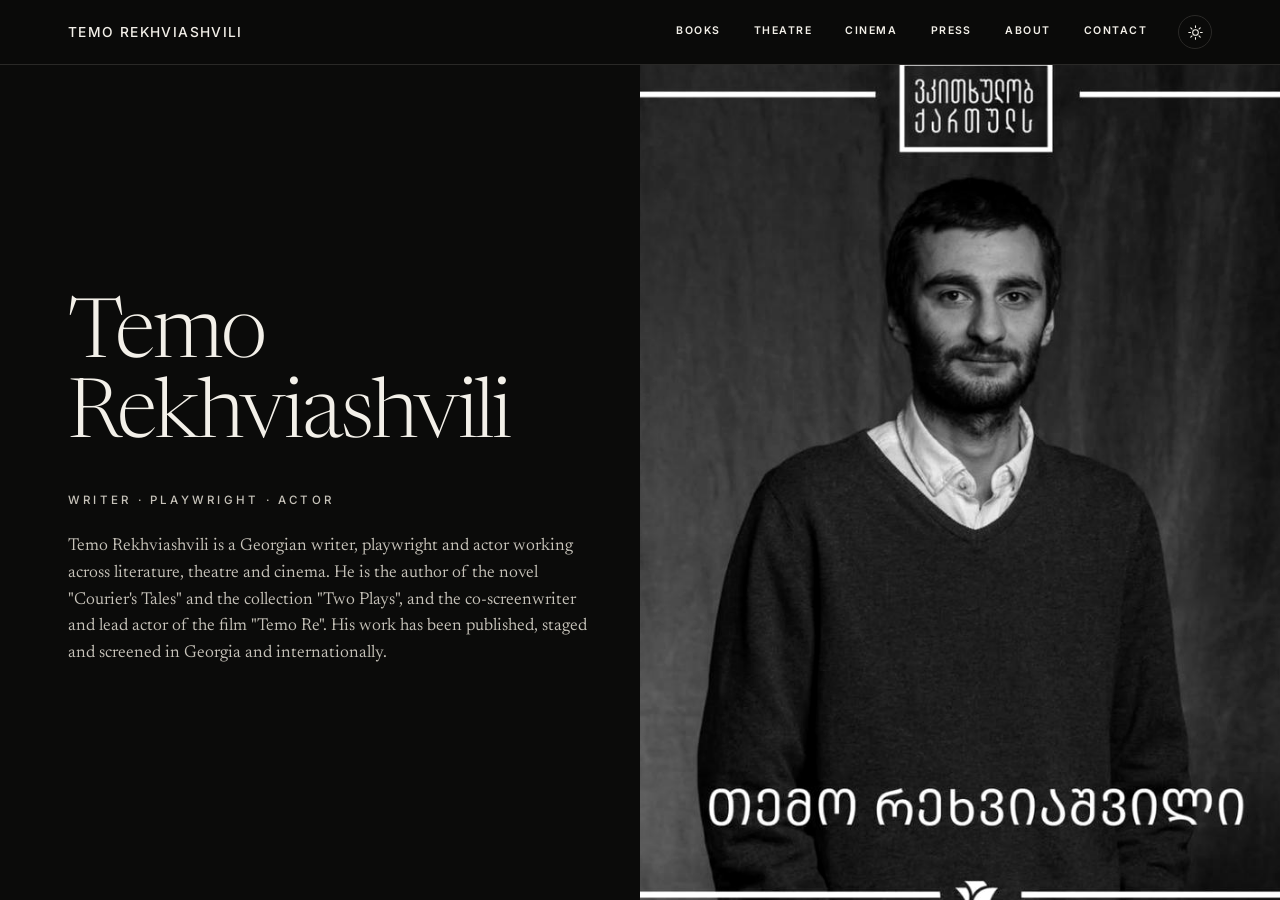
<file: index.html>
<!DOCTYPE html>
<html lang="en">
  <head>
    <meta charset="UTF-8" />
    <meta name="viewport" content="width=device-width, initial-scale=1.0" />
    <title>Temo Rekhviashvili | Writer, Playwright, Actor</title>
    <meta name="description" content="Portfolio website for Temo Rekhviashvili, Georgian writer, playwright, and actor." />
    <meta property="og:type" content="website" />
    <meta property="og:title" content="Temo Rekhviashvili | Writer, Playwright, Actor" />
    <meta property="og:description" content="Portfolio website for Temo Rekhviashvili, Georgian writer, playwright, and actor." />
    
    <meta name="twitter:card" content="summary_large_image" />
    <link rel="preconnect" href="https://fonts.googleapis.com" />
    <link rel="preconnect" href="https://fonts.gstatic.com" crossorigin />
    <link href="https://fonts.googleapis.com/css2?family=Inter:wght@400;500;600&family=Newsreader:ital,opsz,wght@0,6..72,300..600;1,6..72,300..600&family=Noto+Serif+Georgian:wght@400;500&display=swap" rel="stylesheet" />
    <link rel="stylesheet" href="/styles.css?v=2ba35a2e" />
    <script>
      /* Black or white design: the visitor's own choice wins, else the site default. */
      (function () {
        var theme = "dark";
        try { theme = localStorage.getItem('theme') || theme; } catch (e) {}
        if (theme !== 'dark' && theme !== 'light') {
          theme = window.matchMedia && matchMedia('(prefers-color-scheme: dark)').matches ? 'dark' : 'light';
        }
        document.documentElement.setAttribute('data-theme', theme);
      })();
      /* Each section is its own page: /books, /theatre, /books/<id> … */
      (function () {
        var parts = location.pathname.replace(/^\/+|\/+$/g, '').split('/');
        var known = ["books", "theatre", "cinema", "press", "about", "contact"];
        var view = known.indexOf(parts[0]) < 0 ? 'home' : (parts[1] ? 'detail' : parts[0]);
        document.documentElement.setAttribute('data-view', view);
      })();
    </script>
  </head>
  <body>
    <a class="skip-link" href="#main">Skip to content</a>

    <header class="site-header" id="siteHeader">
      <nav class="nav wrap" aria-label="Main">
        <a class="brand" href="/">Temo Rekhviashvili</a>
        <button class="theme-toggle" id="themeToggle" type="button" aria-label="Switch between black and white design" title="Black / white">
          <svg class="icon-moon" viewBox="0 0 24 24" width="17" height="17" aria-hidden="true"><path d="M20 14.5A8.5 8.5 0 0 1 9.5 4a8.5 8.5 0 1 0 10.5 10.5Z" fill="none" stroke="currentColor" stroke-width="1.5" stroke-linejoin="round"/></svg>
          <svg class="icon-sun" viewBox="0 0 24 24" width="17" height="17" aria-hidden="true"><circle cx="12" cy="12" r="4" fill="none" stroke="currentColor" stroke-width="1.5"/><path d="M12 2.5v2.5M12 19v2.5M2.5 12H5M19 12h2.5M5.3 5.3l1.8 1.8M16.9 16.9l1.8 1.8M5.3 18.7l1.8-1.8M16.9 7.1l1.8-1.8" stroke="currentColor" stroke-width="1.5" stroke-linecap="round"/></svg>
        </button>
        <button class="nav-toggle" id="navToggle" aria-expanded="false" aria-controls="navLinks">
          <span class="nav-toggle-label">Menu</span>
        </button>
        <div class="nav-links" id="navLinks">
          
          <a href="/books" data-section="books">Books</a>
          
          <a href="/theatre" data-section="theatre">Theatre</a>
          
          <a href="/cinema" data-section="cinema">Cinema</a>
          
          <a href="/press" data-section="press">Press</a>
          
          <a href="/about" data-section="about">About</a>
          
          <a href="/contact" data-section="contact">Contact</a>
          
        </div>
      </nav>
    </header>

    <main id="main">

      <!-- ── HERO ── -->
      <section class="hero page" id="home">
        <div class="hero-text">
          <h1>Temo Rekhviashvili</h1>
          <p class="hero-tagline">Writer · Playwright · Actor</p>
          <p class="hero-bio">Temo Rekhviashvili is a Georgian writer, playwright and actor working across literature, theatre and cinema. He is the author of the novel &#34;Courier&#39;s Tales&#34; and the collection &#34;Two Plays&#34;, and the co-screenwriter and lead actor of the film &#34;Temo Re&#34;. His work has been published, staged and screened in Georgia and internationally.</p>
        </div>
        <div class="hero-image">
          
          <img src="/Images/Temo%20Image.jpeg" alt="Temo Rekhviashvili" fetchpriority="high" />
          
        </div>
      </section>

      

      
      <!-- ── BOOKS ── -->
      <section id="books" class="section page" data-title="Books">
        <div class="wrap">
          <header class="section-head">
  <h2>Books</h2>
  <p class="section-note">Three books in Georgian. Translation rights are held by the author. English samples and synopses are available.</p>
</header>
          <div class="work-list">
            <article class="work">
  <a class="work-cover" href="/books/neo-tbilisian" tabindex="-1" aria-hidden="true"><img src="/Images/screenshot-2026-11-14-at-10-50-14-d9090f91.png" alt="Neo-Tbilisian Mukhambazebi" loading="lazy" /></a>
  <div class="work-main">
    <p class="kicker">Poetry</p>
    <h3 class="work-title"><a href="/books/neo-tbilisian">Neo-Tbilisian Mukhambazebi</a></h3>
    
    <p class="work-meta">Intelekti Publishing</p>
    
    
    <p class="work-summary">A collection of poems built from toasts, love, debt, insomnia, pop songs and the small rituals of everyday life.</p>
    <p class="work-links">
      
      <a class="arrow-link" href="/books/neo-tbilisian">More info</a>
    </p>
  </div>
  
</article><article class="work">
  <a class="work-cover" href="/books/pathetic-monologues-book" tabindex="-1" aria-hidden="true"><img src="/Images/Patetique%20Book.jpeg" alt="Two Plays" loading="lazy" /></a>
  <div class="work-main">
    <p class="kicker">Plays / Collection</p>
    <h3 class="work-title"><a href="/books/pathetic-monologues-book">Two Plays</a></h3>
    
    <p class="work-meta">Published by Sulakauri Publishing, 2025<br />A collection of two plays by Temo Rekhviashvili</p>
    
    
    <p class="work-summary">&#34;Pathetic Monologues - Two Plays&#34; brings together two stage works by Temo Rekhviashvili, rooted in the language, contradictions and absurdities of contemporary Georgian life.</p>
    <p class="work-links">
      
      <a class="arrow-link" href="/books/pathetic-monologues-book">More info</a>
    </p>
  </div>
  
</article><article class="work">
  <a class="work-cover" href="/books/couriers-tales" tabindex="-1" aria-hidden="true"><img src="/Images/Carrier%20Tales.jpeg" alt="Courier’s Tales" loading="lazy" /></a>
  <div class="work-main">
    <p class="kicker">NOVELLA</p>
    <h3 class="work-title"><a href="/books/couriers-tales">Courier’s Tales</a></h3>
    
    
    <p class="work-summary">Courier’s Tales is the debut novella by Temo Rekhviashvili. Told through the voice of a young actor who works as a courier, the book is composed of fragments from everyday life: deliveries, theatre rehearsals, friendships, debt, exhaustion, self-irony and the effort to survive.</p>
    <p class="work-links">
      
      <a class="arrow-link" href="/books/couriers-tales">More info</a>
    </p>
  </div>
  
</article>
          </div>
        </div>
        
        
        <aside class="rights">
          <div class="wrap rights-grid">
            <div>
              <p class="kicker">Rights &amp; Samples</p>
              
            </div>
            <div><p>For publishing, translation and adaptation inquiries please get in touch.</p></div>
            <div>
              
              <a class="arrow-link" href="mailto:temmorekhviashvili@gmail.com">temmorekhviashvili@gmail.com</a>
              
            </div>
          </div>
        </aside>
        
      </section>

      

      

      
      <!-- ── THEATRE ── -->
      <section id="theatre" class="section page" data-title="Theatre">
        <div class="wrap">
          <header class="section-head">
  <h2>Theatre</h2>
  <p class="section-note">Stage work as playwright and actor.</p>
</header>

          
          <p class="kicker sub-kicker">Playwright / Dramatic Writing</p>
          <div class="work-list work-list-boxed">
            <article class="work work-boxed">
  <a class="work-cover" href="/theatre/co2" tabindex="-1" aria-hidden="true"><img src="/Images/CO2.jpeg" alt="CO₂" loading="lazy" /></a>
  <div class="work-main">
    
    <h3 class="work-title"><a href="/theatre/co2">CO₂</a></h3>
    
    <p class="work-meta">Play, 2025</p>
    
    
    <p class="work-summary">A darkly comic and self-reflective play about masculinity, alcoholism, failed intimacy and the emotional wreckage left inside domestic life. Through a distinctly feminist lens, the play looks at male vulnerability, dependency and the damage men cause while trying — often too late — to understand themselves.</p>
    <p class="work-links">
      <a class="arrow-link" href="https://tobe.one/production/57fcb50e-9b1f-42ea-8ede-0e2d63a3732a" target="_blank" rel="noopener noreferrer">Rating/ tickets</a>
      <a class="arrow-link" href="/theatre/co2">More info</a>
    </p>
  </div>
  
  <dl class="facts work-facts">
    
    <div><dt>Director</dt><dd>Ilia Korkashvili</dd></div>
    
    <div><dt>Set desinger</dt><dd>Keti Nadibaidze</dd></div>
    
    <div><dt>Composer</dt><dd>Ana Kublashvili</dd></div>
    
  </dl>
  
</article><article class="work work-boxed">
  <a class="work-cover" href="/theatre/pathetic-monologues-play" tabindex="-1" aria-hidden="true"><img src="/Images/Pathetique%20Theater.jpeg" alt="Pathetic Monologues" loading="lazy" /></a>
  <div class="work-main">
    
    <h3 class="work-title"><a href="/theatre/pathetic-monologues-play">Pathetic Monologues</a></h3>
    
    <p class="work-meta">Play, 2023</p>
    
    
    <p class="work-summary">A stage satire of public speech, privilege, politics and self-importance, but also a play about exhaustion, failed intimacy and the fantasy of escape. The production brings together a chorus of voices caught between confession, performance and social absurdity.</p>
    <p class="work-links">
      <a class="arrow-link" href="https://tobe.one/production/7d01d427-c609-4dae-9121-27876b78c004" target="_blank" rel="noopener noreferrer">Ticket/Rating</a>
      <a class="arrow-link" href="/theatre/pathetic-monologues-play">More info</a>
    </p>
  </div>
  
  <dl class="facts work-facts">
    
    <div><dt>Director</dt><dd>Ilia Korkashvili</dd></div>
    
    <div><dt>Set Desing</dt><dd>Keti Nadibaidze</dd></div>
    
    <div><dt>Composer</dt><dd>Davit Khorbaladze</dd></div>
    
  </dl>
  
</article>
          </div>
          

          
          <div class="credits">
            <p class="kicker sub-kicker">Actor</p>
            <header class="credits-head">
              <h3>Acting Credits</h3>
              
            </header>
            <ul class="rows">
              
              <li class="row">
                <span class="row-title">Berserkers II: Sunny Night</span>
                <span class="row-mid">City Theatre</span>
                <span class="row-end">2023 · Psychiatrist / Guga / Elizabar</span>
              </li>
              
              <li class="row">
                <span class="row-title">Berserkers I: The Mission</span>
                <span class="row-mid">Theatre Company Haraki</span>
                <span class="row-end">2020–2021 · The Man in the Elevator</span>
              </li>
              
              <li class="row">
                <span class="row-title">Life x3</span>
                <span class="row-mid">Theatre Company Haraki</span>
                <span class="row-end">2022 · Henry</span>
              </li>
              
              <li class="row">
                <span class="row-title">The Tenant</span>
                <span class="row-mid">Theatre Company Haraki</span>
                <span class="row-end">2022 · The Tenant / Varden Mekvabishvili / Kote Enukidze</span>
              </li>
              
              <li class="row">
                <span class="row-title">Hamlet</span>
                <span class="row-mid">Club “Mtkvarze”</span>
                <span class="row-end">2019 · Laertes / Guildenstern</span>
              </li>
              
              <li class="row">
                <span class="row-title">Parents’ Meeting</span>
                <span class="row-mid">Open Space</span>
                <span class="row-end">2018 · Himself</span>
              </li>
              
              <li class="row">
                <span class="row-title">The God of Hunger</span>
                <span class="row-mid">Open Space</span>
                <span class="row-end">2017 · Erisikhton / Giorgi</span>
              </li>
              
            </ul>
            <p class="footnote">full acting Creditds aviable on tobe.one</p>
          </div>
          
        </div>
      </section>

      

      

      
      <!-- ── CINEMA ── -->
      <section id="cinema" class="section page" data-title="Cinema">
        <div class="wrap">
          <header class="section-head">
  <h2>Cinema</h2>
  <p class="section-note">Film work as writer, co-screenwriter and actor.</p>
</header>

          
          <p class="kicker sub-kicker">Films</p>
          <div class="work-list work-list-boxed">
            <article class="work work-boxed">
  <a class="work-cover" href="/cinema/temo-re" tabindex="-1" aria-hidden="true"><img src="/Images/Temo%20Re%20Movie.jpeg" alt="Temo Re" loading="lazy" /></a>
  <div class="work-main">
    <p class="kicker">Featured Film</p>
    <h3 class="work-title"><a href="/cinema/temo-re">Temo Re</a></h3>
    
    <p class="work-meta">Short film, 2025</p>
    
    
    <p class="work-summary">Temo Re is a Georgian short film directed by Anka Gujabidze and adapted from Temo Rekhviashvili’s debut novel Courier’s Tales. Rekhviashvili co-wrote the film and plays the leading role.</p>
    <p class="work-links">
      
      <a class="arrow-link" href="/cinema/temo-re">More info</a>
    </p>
  </div>
  
  <dl class="facts work-facts">
    
    <div><dt>Director</dt><dd>Anka Gujabidze</dd></div>
    
    <div><dt>Writers</dt><dd>Temo Rekhviashvili, Anka Gujabidze, Salome Asatiani</dd></div>
    
    <div><dt>Based On</dt><dd>Courier’s Tales by Temo Rekhviashvili</dd></div>
    
  </dl>
  
</article>
          </div>
          

          
          <div class="credits">
            <p class="kicker sub-kicker">Selected screen acting credits</p>
            <ul class="rows">
              
              <li class="row">
                <span class="row-title">Congratulations Once Again</span>
                <span class="row-mid">Directed by Luka Beradze</span>
                <span class="row-end">2025</span>
              </li>
              
              <li class="row">
                <span class="row-title">The Box</span>
                <span class="row-mid">Directed by Elene Khuntsaria</span>
                <span class="row-end">2015</span>
              </li>
              
            </ul>
            
            <p class="footnote">
              Full filmography available on IMDb.
              
              <a class="arrow-link" href="https://www.imdb.com/name/nm9232817/?ref_=fn_t_1" target="_blank" rel="noopener noreferrer">IMDb</a>
              
            </p>
            
          </div>
          
        </div>
      </section>

      

      

      
      <!-- ── PRESS ── -->
      <section id="press" class="section page" data-title="Press">
        <div class="wrap">
          <header class="section-head">
  <h2>Press</h2>
  
</header>
          <ul class="rows press-rows">
            
            <li>
              
              <a class="row row-link" href="https://oc-media.org/review-pathetic-monologues-georgian-theatre-that-finally-laughs-at-itself/" target="_blank" rel="noopener noreferrer">
                <span class="row-year">2025</span>
                <span class="row-title">OC Media — Review: Pathetic Monologues</span>
                <span class="row-ext" aria-hidden="true">&#8599;</span>
              </a>
              
            </li>
            
            <li>
              
              <a class="row row-link" href="https://taz.de/Theater-in-Georgien/!6165909/" target="_blank" rel="noopener noreferrer">
                <span class="row-year">2026</span>
                <span class="row-title">taz — Theater in Georgien</span>
                <span class="row-ext" aria-hidden="true">&#8599;</span>
              </a>
              
            </li>
            
            <li>
              
              <a class="row row-link" href="https://denostalgiamagazine.com/magazine-3/read-magazine-3/" target="_blank" rel="noopener noreferrer">
                <span class="row-year">2025</span>
                <span class="row-title">De Nostalgia Magazine</span>
                <span class="row-ext" aria-hidden="true">&#8599;</span>
              </a>
              
            </li>
            
            <li>
              
              <a class="row row-link" href="https://tbilvino.ge/culture" target="_blank" rel="noopener noreferrer">
                <span class="row-year">2024</span>
                <span class="row-title">Tbilvino — Culture</span>
                <span class="row-ext" aria-hidden="true">&#8599;</span>
              </a>
              
            </li>
            
          </ul>
        </div>
      </section>

      

      

      
      <!-- ── ABOUT ── -->
      
      <section id="about" class="section page" data-title="About">
        <div class="wrap">
          <header class="section-head">
            <h2>About</h2>
            
          </header>
          
          <div class="about-grid about-grid-solo">
            <div class="prose">
              <p>Temo Rekhviashvili is a Georgian writer, playwright and actor, born in 1993.</p><p>He graduated from the Faculty of Drama at Shota Rustaveli Theatre and Film Georgia State University in 2015 and has since worked as an independent actor with several theatres.</p><p>In 2016, he took part in founding Open Space Of Experimental Art, and in 2019 became one of the co-founders of Theatre Company Haraki, an independent theatre company based in Tbilisi.</p><p>In 2017, together with Gvantsa Enukidze, he founded the poetry collective Universally Accessible Dramatic Poetry.</p><p>Since 2019, he has been a member of Temur Chkheidze’s Studio.</p><p>Rekhviashvili works across prose, theatre, poetry, performance and cinema. His writing often begins with ordinary situations - a delivery, a rehearsal, a conversation, a failed relationship, or a room shared by two men - and follows them until they reveal something larger about the society surrounding the characters.</p><p>His debut novella, Courier’s Tales, was published by Sulakauri Publishing in 2021 and received the SABA Literary Award for Best Debut in 2022. Narrated by a young actor working as a courier, the book portrays contemporary Tbilisi through daily work, exhaustion, humour and encounters across the city.</p><p>His book Two Plays, published by Sulakauri Publishing in 2025, brings together Pathetic Monologues and CO₂. The plays use satire, confession and theatrical absurdity to explore public speech, masculinity, intimacy, alcohol dependency and fantasies of escape.</p><p>Courier’s Tales later inspired the film Temo Re, directed by Anka Gujabidze. Rekhviashvili co-wrote the film and played the lead role. It premiered at the International Film Festival Rotterdam, where it received the Tiger Short Award and the KNF Award.</p>
              
              
            </div>
            
          </div>
        </div>
      </section>

      

      

      
      <!-- ── CONTACT ── -->
      <section id="contact" class="section section-contact page" data-title="Contact">
        <div class="wrap">
          <header class="section-head">
            <h2>Get in touch</h2>
            <p class="section-note">For literary, theatrical, and film collaborations, publishing inquiries, translation rights, and professional engagements.</p>
          </header>
          
          <a class="contact-email" href="mailto:temmorekhviashvili@gmail.com">temmorekhviashvili@gmail.com</a>
          
          
        </div>
      </section>
      

      

    <!-- ── DETAIL PAGES (one per book / play / film) ── -->
      <div class="detail-view page" id="detailView">
        <div class="wrap">
          <article class="detail" id="detail-neo-tbilisian" data-title="Neo-Tbilisian Mukhambazebi" data-section="books" hidden>
  <div class="detail-text">
    <p class="kicker">Books / Poetry</p>
    <h2 class="detail-title">Neo-Tbilisian Mukhambazebi</h2>
    
    <p class="detail-meta">Intelekti Publishing</p>
    
    
    <div class="prose">
      <p>A collection of poems built from toasts, love, debt, insomnia, pop songs and the small rituals of everyday life.</p>
    </div>
    
    
    <dl class="facts detail-facts">
      
      <div><dt>Year</dt><dd>coming soon</dd></div>
      
      <div><dt>Genre</dt><dd>Poetry</dd></div>
      
      <div><dt>Publisher</dt><dd>Intelekti Publishing</dd></div>
      
      <div><dt>cover</dt><dd>Anano Tabaghua</dd></div>
      
      <div><dt>Editor</dt><dd>Gvantsa Shubitidze</dd></div>
      
    </dl>
    
    
    <p><a class="arrow-link back-link" href="/books">Back to Books</a></p>
  </div>
  <figure class="detail-figure"><img src="/Images/screenshot-2026-11-14-at-10-50-14-d9090f91.png" alt="Neo-Tbilisian Mukhambazebi" loading="lazy" /></figure>
</article><article class="detail" id="detail-pathetic-monologues-book" data-title="Two Plays" data-section="books" hidden>
  <div class="detail-text">
    <p class="kicker">Books / Plays / Collection</p>
    <h2 class="detail-title">Two Plays</h2>
    
    <p class="detail-meta">Published by Sulakauri Publishing, 2025<br />A collection of two plays by Temo Rekhviashvili</p>
    
    
    <div class="prose">
      <p>&#34;Pathetic Monologues - Two Plays&#34; brings together two stage works by Temo Rekhviashvili, rooted in the language, contradictions and absurdities of contemporary Georgian life.</p><p>Pathetic Monologues is a satire of public speech, privilege, politics and self-importance, but also a play about exhaustion, failed intimacy and the fantasy of escape. One of its voices dreams of leaving Georgia for Berlin, turning emigration into both a comic obsession and a symptom of deeper personal and social despair.</p><p>CO₂ is a darkly comic and self-reflective play about masculinity, alcoholism, failed intimacy and the emotional wreckage left inside domestic life. Through a distinctly feminist lens, the play looks at male vulnerability, dependency and the damage men cause while trying - often too late - to understand themselves.</p><p>Both plays have been staged in Georgia: Pathetic Monologues premiered at Theatre Company Haraki in December 2023, while CO₂ premiered at Theatre on Atoneli in April 2025.</p>
    </div>
    
    
    <dl class="facts detail-facts">
      
      <div><dt>Year</dt><dd>2025</dd></div>
      
      <div><dt>Genre</dt><dd>plays</dd></div>
      
      <div><dt>Plays Included</dt><dd>Pathetic Monologues · CO₂</dd></div>
      
      <div><dt>Publisher</dt><dd>Sulakauri Publishing</dd></div>
      
      <div><dt>Editor</dt><dd>Nino Gogaladze</dd></div>
      
      <div><dt>Cover design</dt><dd>Keti Nadibaidze</dd></div>
      
      <div><dt>Technical designer</dt><dd>Lado Lomadze</dd></div>
      
      <div><dt>ORiginal title</dt><dd>პათეტიკური მონოლოგები - ორი პიესა</dd></div>
      
      <div><dt>ISBN</dt><dd>978-9941-37-810-2</dd></div>
      
      <div><dt>Award</dt><dd>CO₂ received the Friedrich Ebert Stiftung Prize in Dramaturgy in 2025.</dd></div>
      
    </dl>
    
    
    <p><a class="arrow-link back-link" href="/books">Back to Books</a></p>
  </div>
  <figure class="detail-figure"><img src="/Images/Patetique%20Book.jpeg" alt="Two Plays" loading="lazy" /></figure>
</article><article class="detail" id="detail-couriers-tales" data-title="Courier’s Tales" data-section="books" hidden>
  <div class="detail-text">
    <p class="kicker">Books / NOVELLA</p>
    <h2 class="detail-title">Courier’s Tales</h2>
    
    
    <div class="prose">
      <p>Courier’s Tales is the debut novella by Temo Rekhviashvili. Told through the voice of a young actor who works as a courier, the book is composed of fragments from everyday life: deliveries, theatre rehearsals, friendships, debt, exhaustion, self-irony and the effort to survive.</p><p>Set mostly in contemporary Tbilisi, the novel moves through streets, staircases, rehearsal rooms and precarious jobs. In its final part, the story opens toward Germany: the narrator travels from Georgia to Berlin and then to Hamburg, where his desperate attempt to reach a Nick Cave concert turns into a comic and painful episode of disorientation, language failure, humiliation and desire.</p><p>At once local and European, Courier’s Tales is a portrait of a young man trying to find his place between work and art, survival and longing, the city he comes from and the places he imagines as escape.</p>
    </div>
    
    
    <dl class="facts detail-facts">
      
      <div><dt>Original Title</dt><dd>კურიერის ამბები</dd></div>
      
      <div><dt>Year</dt><dd>2021</dd></div>
      
      <div><dt>Genre</dt><dd>Novella</dd></div>
      
      <div><dt>Award</dt><dd>SABA Literary Award — Best Debut, 2022</dd></div>
      
      <div><dt>Publisher</dt><dd>Sulakauri Publishing</dd></div>
      
      <div><dt>Editor</dt><dd>Ana Tchabashvili</dd></div>
      
      <div><dt>Cover design</dt><dd>Ana Jibladze</dd></div>
      
      <div><dt>ISBN:</dt><dd>978-9941-30-750-8</dd></div>
      
      <div><dt>technical designer</dt><dd>Giorgi Lomsadze</dd></div>
      
    </dl>
    
    
    <p><a class="arrow-link back-link" href="/books">Back to Books</a></p>
  </div>
  <figure class="detail-figure"><img src="/Images/Carrier%20Tales.jpeg" alt="Courier’s Tales" loading="lazy" /></figure>
</article>
          <article class="detail" id="detail-co2" data-title="CO₂" data-section="theatre" hidden>
  <div class="detail-text">
    <p class="kicker">Theatre</p>
    <h2 class="detail-title">CO₂</h2>
    
    <p class="detail-meta">Play, 2025</p>
    
    
    <div class="prose">
      <p>A darkly comic and self-reflective play about masculinity, alcoholism, failed intimacy and the emotional wreckage left inside domestic life. Through a distinctly feminist lens, the play looks at male vulnerability, dependency and the damage men cause while trying — often too late — to understand themselves.</p>
    </div>
    
    
    <dl class="facts detail-facts">
      
      <div><dt>Director</dt><dd>Ilia Korkashvili</dd></div>
      
      <div><dt>Set desinger</dt><dd>Keti Nadibaidze</dd></div>
      
      <div><dt>Composer</dt><dd>Ana Kublashvili</dd></div>
      
      <div><dt>starring</dt><dd>Vano Tarkhnishvili, Giorgi Korganashvili, Beka Khachidze, Paata Inauri.</dd></div>
      
      <div><dt>Technical group</dt><dd>Tika Salukvadze, Nato Mchedlishvili, Dima Jikia, Dati Sakhokia, Mariam Jorjoliani, Mariam Kartvelishvili</dd></div>
      
      <div><dt>touring Group</dt><dd>10 people</dd></div>
      
      <div><dt>premiered</dt><dd>Theatre On Atoneli 2025</dd></div>
      
      <div><dt>Recognation</dt><dd>Friedrich Ebert Stiftung Prize in Dramaturgy, 2025</dd></div>
      
    </dl>
    
    <p class="work-links"><a class="arrow-link" href="https://tobe.one/production/57fcb50e-9b1f-42ea-8ede-0e2d63a3732a" target="_blank" rel="noopener noreferrer">Rating/ tickets</a></p>
    <p><a class="arrow-link back-link" href="/theatre">Back to Theatre</a></p>
  </div>
  <figure class="detail-figure"><img src="/Images/CO2.jpeg" alt="CO₂" loading="lazy" /></figure>
</article><article class="detail" id="detail-pathetic-monologues-play" data-title="Pathetic Monologues" data-section="theatre" hidden>
  <div class="detail-text">
    <p class="kicker">Theatre</p>
    <h2 class="detail-title">Pathetic Monologues</h2>
    
    <p class="detail-meta">Play, 2023</p>
    
    
    <div class="prose">
      <p>A stage satire of public speech, privilege, politics and self-importance, but also a play about exhaustion, failed intimacy and the fantasy of escape. The production brings together a chorus of voices caught between confession, performance and social absurdity.</p>
    </div>
    
    
    <dl class="facts detail-facts">
      
      <div><dt>Director</dt><dd>Ilia Korkashvili</dd></div>
      
      <div><dt>Set Desing</dt><dd>Keti Nadibaidze</dd></div>
      
      <div><dt>Composer</dt><dd>Davit Khorbaladze</dd></div>
      
      <div><dt>starring</dt><dd>Giorgi Razmadze, Beka Khachidze, Vaniko Tarkhnishvili, Sopiko gvimradze, Natalia Gabisonia, Gvantsa Enukidze, Lasha Lashkhi.</dd></div>
      
      <div><dt>Technical Group</dt><dd>Irakli Sirbilashvili, Achi arganashvili, Saba Padiurashvili, Mariam Paichadze, Lizi Tkeshelashvili.</dd></div>
      
      <div><dt>Touring group</dt><dd>18 people</dd></div>
      
      <div><dt>Awards</dt><dd>Tsinandali Award for Theatre Arts, 2024 -Natalia Gabisonia; Liberty Award for Best Actress, 2024 - Natalia Gabisonia</dd></div>
      
    </dl>
    
    <p class="work-links"><a class="arrow-link" href="https://tobe.one/production/7d01d427-c609-4dae-9121-27876b78c004" target="_blank" rel="noopener noreferrer">Ticket/Rating</a></p>
    <p><a class="arrow-link back-link" href="/theatre">Back to Theatre</a></p>
  </div>
  <figure class="detail-figure"><img src="/Images/Pathetique%20Theater.jpeg" alt="Pathetic Monologues" loading="lazy" /></figure>
</article>
          <article class="detail" id="detail-temo-re" data-title="Temo Re" data-section="cinema" hidden>
  <div class="detail-text">
    <p class="kicker">Cinema / Featured Film</p>
    <h2 class="detail-title">Temo Re</h2>
    
    <p class="detail-meta">Short film, 2025</p>
    
    
    <div class="prose">
      <p>Temo Re is a Georgian short film directed by Anka Gujabidze and adapted from Temo Rekhviashvili’s debut novel Courier’s Tales. Rekhviashvili co-wrote the film and plays the leading role.</p><p>The film follows Temo, a young actor who also works as a courier. Over the course of a single day, he travels across Tbilisi on a moped and performs in a suburban theatre in the evening. The poverty, injustice, corruption and alienation he encounters during the day gradually transform into disturbing visions that haunt him at night.</p><p>Constructed as a black-and-white photomontage, Temo Re combines fiction and documentary elements to create a fragmented portrait of contemporary Tbilisi and a young man moving between work, theatre, exhaustion and imagination</p>
    </div>
    
    
    <dl class="facts detail-facts">
      
      <div><dt>Director</dt><dd>Anka Gujabidze</dd></div>
      
      <div><dt>Writers</dt><dd>Temo Rekhviashvili, Anka Gujabidze, Salome Asatiani</dd></div>
      
      <div><dt>Based On</dt><dd>Courier’s Tales by Temo Rekhviashvili</dd></div>
      
      <div><dt>Country</dt><dd>Georgia</dd></div>
      
      <div><dt>Runtime</dt><dd>50 minutes</dd></div>
      
      <div><dt>Awards</dt><dd>Tiger Short Award · KNF Award · IFFR · SFCC Critics’ Award · Golden Prometheus · Eliso Award</dd></div>
      
      <div><dt>Cast</dt><dd>Natalia Gabisonia, Mikheil Abramishvili, Sandro Kalandadze, Tamara Chumashvili and others</dd></div>
      
    </dl>
    
    
    <p><a class="arrow-link back-link" href="/cinema">Back to Cinema</a></p>
  </div>
  <figure class="detail-figure"><img src="/Images/Temo%20Re%20Movie.jpeg" alt="Temo Re" loading="lazy" /></figure>
</article>
        </div>
      </div>
    </main>

    <footer class="site-footer">
      <div class="wrap footer-grid">
        <p>&copy; 2026 Temo Rekhviashvili</p>
        <p>Writer · Playwright · Actor</p>
      </div>
    </footer>

    <script src="/script.js?v=2ba35a2e"></script>
  </body>
</html>
</file>
<file: styles.css>
/* ─────────────────────────────────────────────────────────────
   Temo Rekhviashvili — public site
   Paper, ink, hairlines. Serif for reading, small tracked caps for labels.
   ───────────────────────────────────────────────────────────── */
:root {
  --paper: #faf9f6;
  --paper-2: #f1efe9;
  --card: #fdfcfa;
  --ink: #151413;
  --ink-2: #3b3936;
  --muted: #77736c;
  --rule: #dedbd3;
  --rule-strong: #b9b5ab;
  --shadow: 20, 20, 19;
  color-scheme: light;
  --serif: "Newsreader", "Noto Serif Georgian", Georgia, "Times New Roman", serif;
  --sans: "Inter", "Noto Sans Georgian", system-ui, -apple-system, "Segoe UI", sans-serif;
  --header-h: 64px;
  --gutter: clamp(1.25rem, 4vw, 3rem);
  --max: 1240px;
}

/* ── Black design ── */
html[data-theme="dark"] {
  --paper: #0b0b0a;
  --paper-2: #161615;
  --card: #111110;
  --ink: #f3f0e9;
  --ink-2: #c8c4bb;
  --muted: #8b877e;
  --rule: #2a2927;
  --rule-strong: #55524c;
  --shadow: 0, 0, 0;
  color-scheme: dark;
}
html[data-theme="dark"] body { -webkit-font-smoothing: antialiased; font-weight: 380; }

*, *::before, *::after { box-sizing: border-box; }
body, .site-header, .side-box, .work-list-boxed .work, .rights { transition: background-color 250ms ease, color 250ms ease, border-color 250ms ease; }
html { scroll-behavior: smooth; scroll-padding-top: calc(var(--header-h) + 1rem); -webkit-text-size-adjust: 100%; }
body {
  margin: 0;
  background: var(--paper);
  color: var(--ink);
  font-family: var(--serif);
  font-size: 1.0625rem;
  line-height: 1.6;
  -webkit-font-smoothing: antialiased;
  text-rendering: optimizeLegibility;
}
img { display: block; max-width: 100%; }
a { color: inherit; }
h1, h2, h3, p, ul, dl, dd, figure { margin: 0; }
ul { padding: 0; list-style: none; }
h1, h2, h3 { font-weight: 400; letter-spacing: -0.012em; text-wrap: balance; }
p { text-wrap: pretty; }
:focus-visible { outline: 2px solid var(--ink); outline-offset: 3px; }

.wrap { width: 100%; max-width: var(--max); margin: 0 auto; padding: 0 var(--gutter); }

.skip-link { position: absolute; left: -999px; top: 0; z-index: 100; background: var(--ink); color: var(--paper); padding: 0.6rem 1rem; font-family: var(--sans); font-size: 0.8rem; }
.skip-link:focus { left: 0; }

/* ── Labels & links ── */
.kicker, .nav-links a, .brand, .nav-toggle, .hero-tagline, .facts dt, .timeline dt, .arrow-link, .site-footer {
  font-family: var(--sans);
  text-transform: uppercase;
  letter-spacing: 0.14em;
}
.kicker { font-size: 0.66rem; font-weight: 600; color: var(--ink); margin-bottom: 0.9rem; }

.arrow-link {
  display: inline-block;
  font-size: 0.66rem;
  font-weight: 600;
  text-decoration: none;
  padding-bottom: 0.35rem;
  border-bottom: 1px solid var(--ink);
  transition: opacity 160ms;
  overflow-wrap: anywhere;
}
.arrow-link::after { content: "\2192"; display: inline-block; margin-left: 0.6em; transition: transform 200ms ease; }
.arrow-link:hover::after { transform: translateX(4px); }
.back-link::after { content: none; }
.back-link::before { content: "\2190"; display: inline-block; margin-right: 0.6em; transition: transform 200ms ease; }
.back-link:hover::before { transform: translateX(-4px); }

/* ── Header ── */
.site-header {
  position: sticky; top: 0; z-index: 40;
  background: color-mix(in srgb, var(--paper) 92%, transparent);
  backdrop-filter: blur(10px);
  -webkit-backdrop-filter: blur(10px);
  border-bottom: 1px solid var(--rule);
}
.nav { height: var(--header-h); display: flex; align-items: center; gap: clamp(1rem, 2.4vw, 2rem); }
.brand { font-size: 0.86rem; font-weight: 500; letter-spacing: 0.1em; text-decoration: none; white-space: nowrap; margin-right: auto; }
.nav-links { display: flex; gap: clamp(1.1rem, 2.6vw, 2.4rem); }
.nav-links a {
  font-size: 0.66rem; font-weight: 600; text-decoration: none;
  padding: 0.45rem 0; border-bottom: 1px solid transparent; transition: border-color 160ms;
}
.nav-links a:hover, .nav-links a.active { border-bottom-color: var(--ink); }
.theme-toggle {
  display: inline-flex; align-items: center; justify-content: center; width: 34px; height: 34px; flex: none;
  background: none; border: 1px solid var(--rule); border-radius: 50%; color: var(--ink); cursor: pointer; padding: 0;
  transition: border-color 160ms, transform 300ms ease;
}
.nav-links { order: 1; }
.theme-toggle { order: 2; }
.nav-toggle { order: 3; }
.theme-toggle:hover { border-color: var(--ink); transform: rotate(18deg); }
.theme-toggle .icon-sun, html[data-theme="dark"] .theme-toggle .icon-moon { display: none; }
html[data-theme="dark"] .theme-toggle .icon-sun { display: block; }
.nav-toggle { display: none; background: none; border: 0; padding: 0.6rem 0; font-size: 0.66rem; font-weight: 600; color: var(--ink); cursor: pointer; }

/* ── Hero ── */
.hero {
  display: grid;
  grid-template-columns: minmax(0, 1fr) minmax(0, 1fr);
  min-height: min(calc(100vh - var(--header-h)), 860px);
  border-bottom: 1px solid var(--rule);
}
@media (min-width: 861px) {
  html[data-view="home"] .hero { height: calc(100dvh - var(--header-h) - 1px); min-height: 0; border-bottom: 0; }
  html[data-view="home"] body { overflow: hidden; }
  html[data-view="home"] .site-footer { display: none; }
}
.hero-text {
  display: flex; flex-direction: column; justify-content: center;
  padding: clamp(3rem, 7vw, 6rem) var(--gutter);
  padding-left: max(var(--gutter), calc((100vw - var(--max)) / 2 + var(--gutter)));
}
.hero h1 { font-size: clamp(3rem, 6.4vw, 5.75rem); font-weight: 300; line-height: 0.98; letter-spacing: -0.025em; max-width: 9ch; }
.hero-tagline { margin-top: 2rem; font-size: 0.72rem; font-weight: 500; letter-spacing: 0.28em; color: var(--ink-2); }
.hero-bio { margin-top: 1.5rem; max-width: 34rem; font-size: clamp(1.05rem, 1.35vw, 1.22rem); line-height: 1.55; color: var(--ink-2); }
.hero-image { position: relative; background: #1b1b1b; min-height: 22rem; }
.hero-image img { position: absolute; inset: 0; width: 100%; height: 100%; object-fit: cover; object-position: center 20%; filter: grayscale(1) contrast(1.04); }

/* ── Sections ── */
/* ── Pages: one section at a time, each at its own address ── */
html[data-view] .page { display: none; }
html[data-view="home"] #home { display: grid; }
html[data-view="books"] #books,
html[data-view="theatre"] #theatre,
html[data-view="cinema"] #cinema,
html[data-view="press"] #press,
html[data-view="about"] #about,
html[data-view="contact"] #contact,
html[data-view="detail"] #detailView { display: block; }
html[data-view] body { min-height: 100vh; min-height: 100dvh; display: flex; flex-direction: column; }
html[data-view] main { flex: 1; }
.page { animation: page-in 320ms ease both; }
@keyframes page-in { from { opacity: 0; transform: translateY(8px); } to { opacity: 1; transform: none; } }

.section { padding: clamp(3rem, 6vw, 5rem) 0 clamp(4rem, 8vw, 6rem); }
.section + .section { border-top: 1px solid var(--rule); }
html[data-view] .section + .section { border-top: 0; }
.section:has(> .rights) { padding-bottom: 0; }
html[data-view] .section:has(> .rights) { display: none; }
html[data-view="books"] #books { display: flex; flex-direction: column; min-height: calc(100dvh - var(--header-h) - 4.5rem); }
html[data-view="books"] #books > .rights { margin-top: auto; }
html[data-view="books"] #books > .wrap { padding-bottom: clamp(3rem, 6vw, 5rem); }
.section-head {
  display: grid; grid-template-columns: minmax(0, 5fr) minmax(0, 7fr); gap: 1.5rem clamp(2rem, 6vw, 6rem);
  align-items: end; margin-bottom: clamp(2.5rem, 5vw, 4rem);
}
.section-head h2 { font-size: clamp(2.6rem, 5.4vw, 4.5rem); font-weight: 300; line-height: 1; letter-spacing: -0.025em; }
.section-note { max-width: 30rem; color: var(--ink-2); padding-bottom: 0.45rem; }
.section-note-lg { font-size: 1.2rem; line-height: 1.45; max-width: 34rem; color: var(--ink); }
.sub-kicker { margin-bottom: 1.25rem; }

/* ── Works (books, plays, films) ── */
.work-list { border-top: 1px solid var(--rule); }
.work {
  position: relative;
  display: grid; grid-template-columns: clamp(104px, 13vw, 168px) minmax(0, 1fr);
  gap: clamp(1.25rem, 3.5vw, 3rem);
  padding: clamp(1.75rem, 3vw, 2.5rem) 0;
  border-bottom: 1px solid var(--rule);
}
.work-boxed { grid-template-columns: clamp(104px, 13vw, 168px) minmax(0, 1.25fr) minmax(0, 1fr); }
.work-list-boxed { border-top: 0; display: grid; gap: 1rem; }
.work-list-boxed .work { border: 1px solid var(--rule); background: var(--card); padding: clamp(1.25rem, 2.5vw, 2rem); transition: border-color 200ms; }
.work-list-boxed .work:hover { border-color: var(--rule-strong); }

.work-cover { display: block; align-self: start; text-decoration: none; }
.work-cover img, .cover-blank {
  width: 100%; aspect-ratio: 2 / 3; object-fit: cover; background: var(--paper-2);
  box-shadow: 0 1px 2px rgba(var(--shadow), 0.08), 0 10px 24px -12px rgba(var(--shadow), 0.28);
  transition: transform 300ms ease;
}
.work:hover .work-cover img, .work:hover .cover-blank { transform: translateY(-3px); }
.cover-blank { display: flex; align-items: flex-end; padding: 0.75rem; border: 1px solid var(--rule); box-shadow: none; }
.cover-blank { overflow: hidden; }
.cover-blank span { font-size: clamp(0.7rem, 1.2vw, 0.95rem); line-height: 1.15; color: var(--muted); overflow-wrap: anywhere; min-width: 0; }
.cover-blank-lg { padding: 1.5rem; }
.cover-blank-lg span { font-size: 1.6rem; }

.work-main { min-width: 0; max-width: 40rem; }
.work-title { font-size: clamp(1.55rem, 2.6vw, 2.15rem); line-height: 1.1; }
.work-title a { text-decoration: none; }
/* The whole row opens the detail page. */
.work-title a::after { content: ""; position: absolute; inset: 0; }
.work-meta { margin-top: 0.5rem; font-family: var(--sans); font-size: 0.78rem; line-height: 1.6; color: var(--muted); }
.work-summary {
  margin-top: 0.9rem; color: var(--ink-2);
  display: -webkit-box; -webkit-box-orient: vertical; -webkit-line-clamp: 3; line-clamp: 3; overflow: hidden;
}
.work-links { display: flex; flex-wrap: wrap; gap: 0.9rem 1.75rem; margin-top: 1.4rem; }
.work-links .arrow-link { position: relative; z-index: 1; }

/* ── Fact lists ── */
.facts { display: grid; gap: 0.55rem; font-family: var(--sans); font-size: 0.78rem; line-height: 1.5; }
.facts > div { display: grid; grid-template-columns: 8.5rem minmax(0, 1fr); gap: 1rem; }
.facts dt { font-size: 0.62rem; font-weight: 600; color: var(--ink); padding-top: 0.15rem; overflow-wrap: anywhere; }
.facts dd { color: var(--ink-2); }
.work-facts { align-self: start; padding-top: 0.2rem; }
.work-facts dd { display: -webkit-box; -webkit-box-orient: vertical; -webkit-line-clamp: 2; line-clamp: 2; overflow: hidden; }

/* ── Rights strip ── */
.rights { margin-top: clamp(3rem, 6vw, 5rem); background: var(--paper-2); padding: 2rem 0; font-family: var(--sans); font-size: 0.82rem; line-height: 1.6; color: var(--ink-2); }
.rights-grid { display: grid; grid-template-columns: 1.2fr 1.2fr 1fr; gap: 1.5rem 3rem; align-items: center; }
.rights .kicker { margin-bottom: 0.4rem; }
.rights-grid > div:last-child { text-align: right; }
.rights .arrow-link { text-transform: none; letter-spacing: 0.02em; font-size: 0.82rem; font-weight: 500; }

/* ── Row lists (credits, press) ── */
.credits { margin-top: clamp(3.5rem, 7vw, 5.5rem); }
.credits-head { display: grid; grid-template-columns: minmax(0, 5fr) minmax(0, 7fr); gap: 0.75rem clamp(2rem, 6vw, 6rem); align-items: baseline; margin-bottom: 1.5rem; }
.credits-head h3 { font-size: clamp(1.6rem, 3vw, 2.3rem); line-height: 1.1; }
.credits-head p { color: var(--ink-2); }
.rows { border-top: 1px solid var(--rule); }
.row {
  display: grid; grid-template-columns: minmax(0, 4fr) minmax(0, 4fr) minmax(0, 5fr); gap: 0.25rem 2rem;
  align-items: baseline; padding: 1rem 0; border-bottom: 1px solid var(--rule); text-decoration: none;
}
.row-title { font-size: 1.15rem; line-height: 1.3; }
.row-mid, .row-end, .row-year { font-family: var(--sans); font-size: 0.8rem; color: var(--muted); }
.press-rows .row { grid-template-columns: 5rem minmax(0, 1fr) 1.5rem; }
.press-rows .row-title { font-size: clamp(1.2rem, 2vw, 1.5rem); }
.row-ext { font-family: var(--sans); color: var(--muted); text-align: right; transition: transform 200ms ease, color 200ms; }
.row-link { transition: padding 220ms ease; }
.row-link:hover { padding-left: 0.6rem; }
.row-link:hover .row-ext { transform: translate(2px, -2px); color: var(--ink); }
.footnote { margin-top: 1.25rem; font-family: var(--sans); font-size: 0.8rem; color: var(--muted); display: flex; flex-wrap: wrap; gap: 0.75rem 2rem; align-items: baseline; }

/* ── Prose ── */
.prose { max-width: 40rem; }
.prose p + p { margin-top: 1.05em; }
.prose a, .section-note a, .hero-bio a, .facts a, .rights p a, .footnote > a:not(.arrow-link) { text-decoration-thickness: 1px; text-underline-offset: 0.18em; }

/* ── About ── */
.about-grid { display: grid; grid-template-columns: minmax(0, 7fr) minmax(0, 5fr); gap: 3rem clamp(2rem, 6vw, 6rem); align-items: start; }
.about-grid-solo { grid-template-columns: minmax(0, 5fr) minmax(0, 7fr); }
.about-grid-solo .prose { grid-column: 2; }
.about-closing { font-size: 1.2rem; line-height: 1.45; padding-top: 1.5rem; margin-top: 2rem !important; border-top: 1px solid var(--rule); }
.about-side { display: grid; gap: 1.25rem; }
.about-photo img { width: 100%; aspect-ratio: 4 / 5; object-fit: cover; filter: grayscale(1); }
.side-box { border: 1px solid var(--rule); background: var(--card); padding: 1.5rem; }
.timeline { display: grid; gap: 0.6rem; font-family: var(--sans); font-size: 0.8rem; line-height: 1.5; color: var(--ink-2); }
.timeline > div { display: grid; grid-template-columns: 3.25rem minmax(0, 1fr); gap: 0.75rem; }
.timeline dt { font-size: 0.68rem; font-weight: 600; letter-spacing: 0.06em; color: var(--ink); padding-top: 0.1rem; }
.fields { font-size: 1.3rem; line-height: 1.25; }

/* ── Contact ── */
.contact-email {
  display: inline-block; font-size: clamp(1.5rem, 4.6vw, 3.4rem); font-weight: 300; line-height: 1.15; letter-spacing: -0.02em;
  text-decoration: none; border-bottom: 1px solid var(--ink); padding-bottom: 0.15em; overflow-wrap: anywhere;
  transition: opacity 160ms;
}
.contact-email:hover { opacity: 0.6; }
.contact-links { margin-top: 2.5rem; }

/* ── Footer ── */
.site-footer { border-top: 1px solid var(--rule); padding: 1.75rem 0; font-size: 0.64rem; font-weight: 500; color: var(--muted); }
.footer-grid { display: flex; flex-wrap: wrap; justify-content: space-between; gap: 0.5rem 2rem; }

/* ── Detail pages ── */
.detail {
  display: grid; grid-template-columns: minmax(0, 7fr) minmax(0, 5fr); gap: 3rem clamp(2rem, 6vw, 6rem);
  align-items: start; padding: clamp(2.5rem, 6vw, 5rem) 0 clamp(4rem, 8vw, 6rem);
}
.detail[hidden] { display: none; }
.detail-title { font-size: clamp(2.4rem, 5.2vw, 4.25rem); font-weight: 300; line-height: 1.02; letter-spacing: -0.025em; }
.detail-meta { margin-top: 0.9rem; font-family: var(--sans); font-size: 0.82rem; line-height: 1.6; color: var(--muted); }
.detail .prose { margin-top: 2rem; }
.detail-facts { margin-top: 2.25rem; padding: 1.5rem 0; border-top: 1px solid var(--rule); border-bottom: 1px solid var(--rule); max-width: 40rem; }
.detail .work-links { margin-top: 2rem; }
.detail .back-link { margin-top: 2.5rem; }
.detail-figure { position: sticky; top: calc(var(--header-h) + 2rem); }
.detail-figure img, .detail-figure .cover-blank {
  width: 100%; max-height: calc(100vh - var(--header-h) - 6rem); object-fit: contain; object-position: top right; aspect-ratio: auto;
  filter: drop-shadow(0 14px 22px rgba(var(--shadow), 0.2));
}
.detail-figure .cover-blank { aspect-ratio: 2 / 3; filter: none; }

/* ── Small screens ── */
@media (max-width: 860px) {
  body { font-size: 1.03rem; }
  .nav-toggle { display: block; }
  .nav-links {
    display: none; position: absolute; top: var(--header-h); left: 0; right: 0;
    flex-direction: column; gap: 0; background: var(--paper); border-bottom: 1px solid var(--rule);
    padding: 0.5rem var(--gutter) 1.25rem;
  }
  .nav-links.open { display: flex; }
  .nav-links a { font-size: 0.74rem; padding: 0.95rem 0; border-bottom: 1px solid var(--rule); }
  .nav-links a:last-child { border-bottom-color: transparent; }

  .hero { grid-template-columns: 1fr; min-height: 0; }
  .hero-image { order: -1; aspect-ratio: 4 / 5; max-height: 70vh; min-height: 0; }
  .hero-text { padding: 2.5rem var(--gutter) 3.25rem; }
  .hero h1 { max-width: none; }

  .section-head, .credits-head, .about-grid, .detail { grid-template-columns: 1fr; }
  .about-grid-solo .prose { grid-column: 1; }
  .section-head { align-items: start; }
  .work-boxed { grid-template-columns: 96px minmax(0, 1fr); }
  .work { grid-template-columns: 96px minmax(0, 1fr); }
  .work-facts { grid-column: 1 / -1; padding-top: 1rem; border-top: 1px solid var(--rule); }
  .facts > div { grid-template-columns: 7rem minmax(0, 1fr); }
  .rights-grid { grid-template-columns: 1fr; gap: 1rem; }
  .rights-grid > div:last-child { text-align: left; }
  .row { grid-template-columns: 1fr; padding: 0.9rem 0; }
  .press-rows .row { grid-template-columns: 3.5rem minmax(0, 1fr) 1.25rem; }
  .detail-figure { position: static; order: -1; max-width: 20rem; }
  .detail-figure img { object-position: top left; max-height: none; }
}

@media (prefers-reduced-motion: reduce) {
  html { scroll-behavior: auto; }
  *, *::before, *::after { animation: none !important; transition: none !important; }
}

@media print {
  .site-header, .detail-view, .nav-toggle, .theme-toggle { display: none !important; }
  .hero { min-height: 0; }
}
</file>
